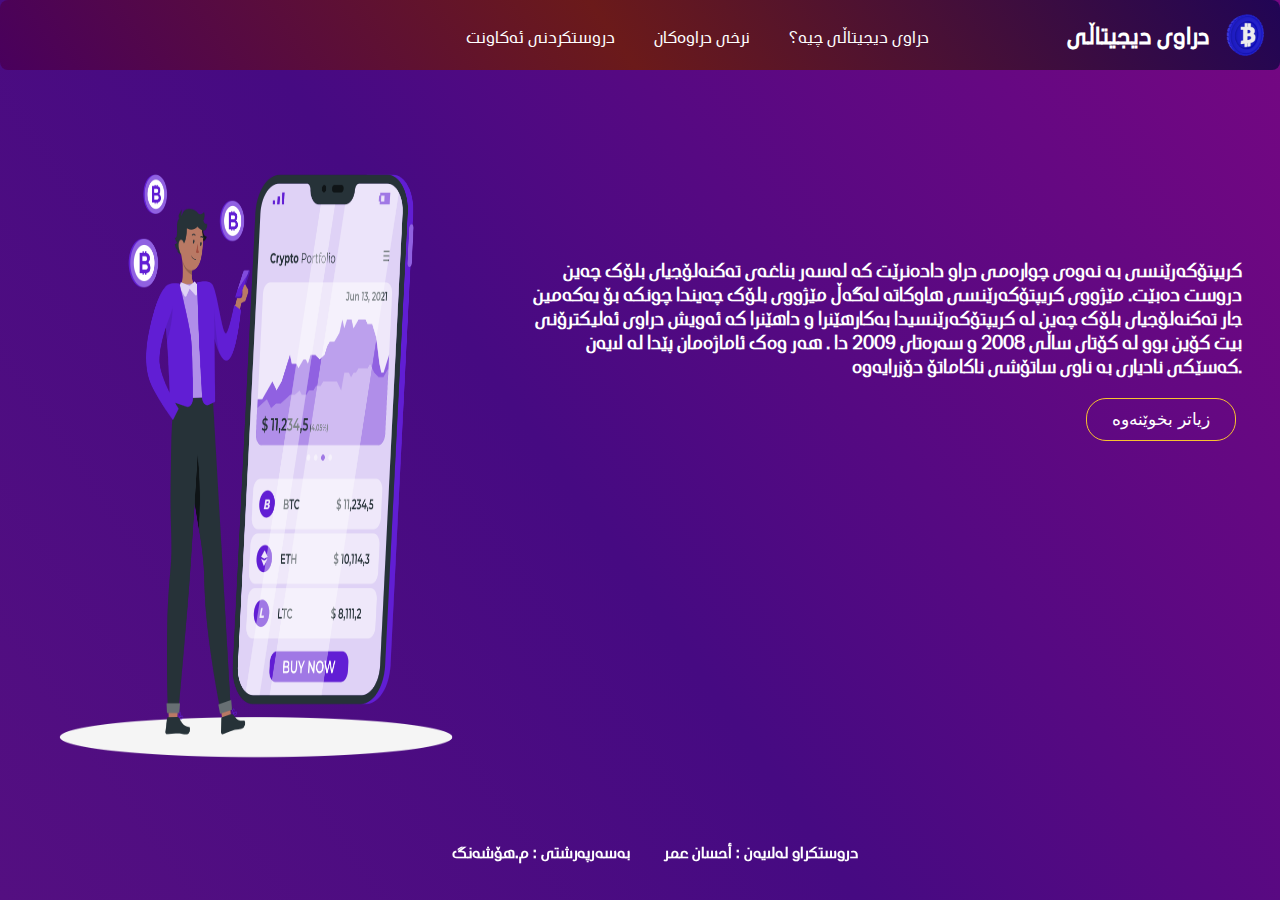
<file: index.html>
<html>
    <head>
        <title>ehsan</title>
        <link rel="stylesheet" href="sarata.css">
    </head>
    <body  >
        <nav class="navbar">
            <img src="./img/btc-gold.png" alt="">
            
            <div class="part">
                <h2>دراوی دیجیتاڵی</h2>
                <ul>
                   <li> <a href="more.Read.html">دراوی دیجیتاڵی چیە؟</a></li>
                    <li> <a href="nrx.html" >نرخی دراوەکان</a></li>
                    <li> <a href="form.html">دروستکردنی ئەکاونت </a></li>
            
                </ul>
            </div>
          </nav>
<div class="down" dir="rtl">
    
    <img src="./img/Crypto portfolio-rafiki.png" alt="">
          <h3> 
            کریپتۆکەرێنسی   بە  نەوەی  چوارەمی  دراو  دادەنرێت   کە  لەسەر  
            
            بناغەی   تەکنەلۆجیای   بلۆک چەین   دروست دەبێت. 
              مێژووی   کریپتۆکەرێنسی   هاوکاتە  لەگەڵ   مێژووی بلۆک چەیندا   چونکە  بۆ
              یەکەمین  جار  تەکنەلۆجیای  بلۆک چەین   لە  کریپتۆکەرێنسیدا  بەکارهێنرا  
            و  داهێنرا   کە  ئەویش  دراوی  ئەلیکترۆنی   بیت   کۆین  بوو  لە  کۆتای
              ساڵی  2008  و  سەرەتای 2009  دا . هەر  وەک ئاماژەمان   پێدا   لە   لایەن
               .کەسێکی    نادیاری   بە  ناوی  ساتۆشی   ناکاماتۆ  دۆزرایەوە</h3>
              <button style="background: none;border-style: none;"> <a  href="./more.Read.html">زیاتر بخوێنەوە</a></button>
        </div>  
        <footer align="center">
            <h4 >دروستکراو لەلایەن : أحسان عمر</h4>
            <h4>بەسەرپەرشتی : م.هۆشەنگ </h4>

        </footer>  
    </body>
</html>
</file>
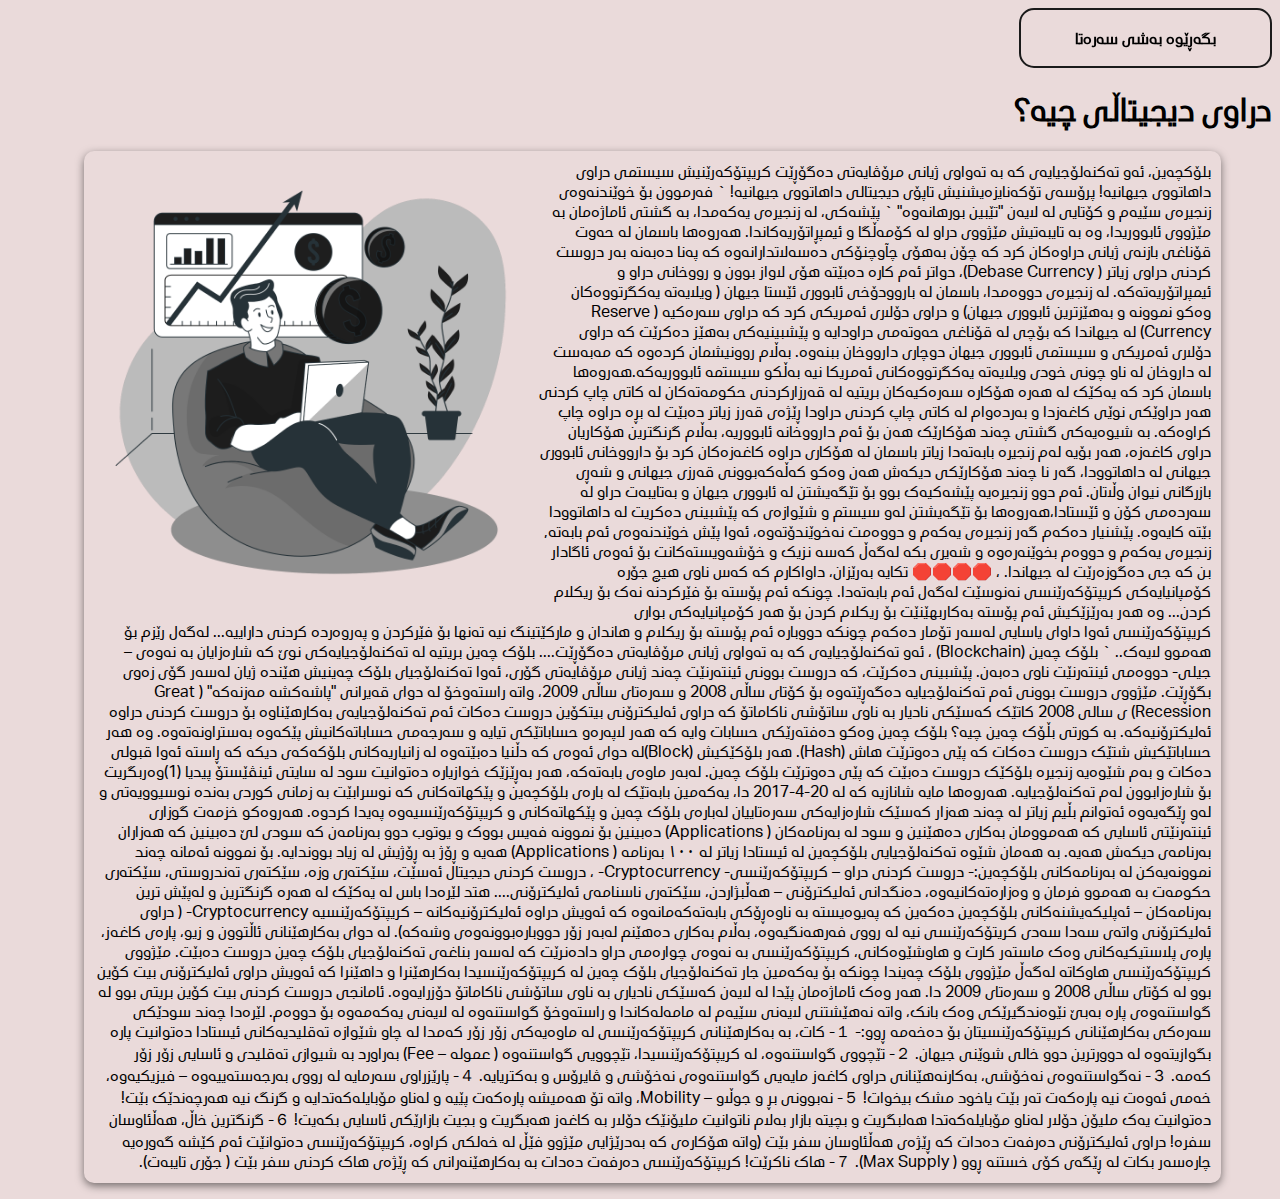
<file: more.Read.html>
<!DOCTYPE html>
<html>
    <head>
        <title>read</title>
        <link rel="stylesheet" href="moreRead.css">

    </head>
    <body>
        <button class="button-28" role="button"><a href="index.html">بگەڕێوە بەشی سەرەتا </a></button>
       
<h1>دراوی دیجیتاڵی چیە؟</h1>  
<div class="nus">
     <img src="./img/Revenue-bro.png"  alt="">
   
<p>بلۆکچەین، ئەو تەکنەلۆجیایەی کە بە تەواوی ژیانی مرۆڤایەتی دەگۆڕێت
    کریپتۆکەرێنیش سیستمی دراوی داهاتووی جیهانیە!
    پرۆسەی تۆکەنایزەیشنیش تاپۆی دیجیتالی داهاتووی جیهانیە!
    `
    فەرموون بۆ خوێندنەوەی زنجیرەی سێیەم و کۆتایی لە لایەن "تێبین بورهانەوە"
    `
    پێشەکی،
    لە زنجیرەی یەکەمدا، بە گشتی ئاماژەمان  بە مێژووی ئابووریدا، وە بە تایبەتیش مێژووی دراو لە کۆمەڵگا و ئیمپڕاتۆریەکاندا. هەروەها باسمان لە حەوت قۆناغی بازنەی ژیانی دراوەکان کرد کە چۆن بەهۆی چآوچنۆکی دەسەلاتدارانەوە کە پەنا دەبەنە بەر دروست کردنی دراوی زیاتر ( Debase Currency)، دواتر ئەم کارە دەبێتە هۆی لاواز بوون و رووخانی دراو و ئیمپراتۆریەتەکە.     لە زنجیرەی دووەمدا، باسمان لە باروودۆخی ئابووری ئێستا جیهان ( ویلایەتە یەکگرتووەکان وەکو نموونە و بەهێزترین ئابووری جیهان) و دراوی دۆلاری ئەمریکی کرد کە دراوی سەرەکیە ( Reserve Currency) لە جیهاندا کە بۆچی لە قۆناغی حەوتەمی دراودایە و پێشبینیەکی بەهێز دەکرێت کە دراوی دۆلاری ئەمریکی و سیستمی ئابووری جیهان دوچاری دارووخان ببنەوە. بەڵام روونیشمان کردەوە کە مەبەست لە داروخان لە ناو چونی خودی ویلایەتە یەکگرتووەکانی ئەمریکا نیە بەڵکو سیستمە ئابووریەکە.هەروەها باسمان کرد کە یەکێک لە هەرە هۆکارە سەرەکیەکان بریتیە لە قەرزارکردنی حکومەتەکان لە کاتی چاپ کردنی هەر دراوێکی نوێی کاغەزدا و بەردەوام لە کاتی چاپ کردنی دراودا ڕێژەی قەرز زیاتر دەبێت لە بڕە دراوە چاپ کراوەکە.              بە شیوەیەکی گشتی چەند هۆکارێک هەن بۆ ئەم دارووخانە ئابووریە، بەڵام گرنگترین هۆکاریان دراوی کاغەزە، هەر بۆیە لەم زنجیرە بابەتەدا زیاتر باسمان لە هۆکاری دراوە کاغەزەکان کرد بۆ دارووخانی ئابووری جیهانی لە داهاتوودا، گەر نا چەند هۆکارێکی دیکەش هەن وەکو کەڵەکەبوونی قەرزی جیهانی و شەڕی بازرگانی نیوان وڵاتان.
    ئەم دوو زنجیرەیە پێشەکیەک بوو بۆ تێگەیشتن لە ئابووری جیهان و بەتایبەت دراو لە سەردەمی کۆن و ئێستادا،هەروەها بۆ تێگەیشتن لەو سیستم و شێوازەی کە پێشبینی دەکریت لە داهاتوودا بێتە کایەوە. پێشنیار دەکەم گەر زنجیرەی یەکەم و دووەمت نەخوێندۆتەوە، ئەوا پێش خوێندنەوەی ئەم بابەتە, زنجیرەی یەکەم و دووەم بخوێنەرەوە و شەیری بکە لەگەڵ کەسە نزیک و خۆشەویستەکانت بۆ ئەوەی ئاگادار بن کە جی دەگوزەرێت لە جیهاندا.
    ،
    🛑🛑🛑🛑
    تکایە بەرێزان، داواکارم کە کەس ناوی ھیچ جۆرە کۆمپانیایەکی کریپتۆکەرێنسی نەنوسێت لەگەل ئەم بابەتەدا. چونکە ئەم پۆستە بۆ فێرکردنە نەک بۆ ریکلام کردن... وە ھەر بەرێزێکیش ئەم پۆستە بەکاربھێنێت بۆ ریکلام کردن بۆ ھەر کۆمپانیایەکی بواری کریپتۆکەرێنسی ئەوا داوای یاسایی لەسەر تۆمار دەکەم چونکە دووبارە ئەم پۆستە بۆ ریکلام و ھاندان و مارکێتینگ نیە تەنھا بۆ فێرکردن و پەروەردە کردنی داراییە... لەگەل رێزم بۆ ھەموو لایەک..
    `
    بلۆک چەین (Blockchain) ، ئەو تەکنەلۆجیایەی کە بە تەواوی ژیانی مرۆڤایەتی دەگۆڕێت....
    بلۆک چەین بریتیە لە تەکنەلۆجیایەکی نوێ کە شارەزایان بە نەوەی – جیلی- دووەمی ئینتەرنێت ناوی دەبەن. پێشبینی دەکرێت، کە دروست بوونی ئینتەرنێت چەند ژیانی مرۆڤایەتی گۆری، ئەوا تەکنەلۆجیای بلۆک چەینیش هێندە ژیان لەسەر گۆی زەوی بگۆڕێت. مێژووی دروست بوونی ئەم تەکنەلۆجیایە دەگەڕێتەوە بۆ کۆتای ساڵی 2008 و سەرەتای ساڵی 2009، واتە راستەوخۆ لە دوای قەیرانی "پاشەکشە مەزنەکە" ( Great Recession) ی سالی 2008 کاتێک کەسێکی نادیار بە ناوی ساتۆشی ناکاماتۆ کە دراوی ئەلیکترۆنی بیتکۆین دروست دەکات ئەم تەکنەلۆجیایەی بەکارهێناوە بۆ دروست کردنی دراوە ئەلیکترۆنیەکە.
    بە کورتی بڵۆک چەین چیە؟
    بلۆک چەین وەکو دەفتەرێکی حسابات وایە کە هەر لاپەرەو حساباتێکی تیایە و سەرجەمی حساباتەکانیش پێکەوە بەستراونەتەوە. وە هەر حساباتێکیش شتێک دروست دەکات کە پێی دەوترێت هاش (Hash). هەر بلۆکێکیش  (Block)لە دوای ئەوەی کە دڵنیا دەبێتەوە لە زانیاریەکانی بلۆکەکەی دیکە کە ڕاستە ئەوا قبولی دەکات و بەم شێوەیە زنجیرە بلۆکێک دروست دەبێت کە پێی دەوترێت بلۆک چەین.
    لەبەر ماوەی بابەتەکە، هەر بەڕێزێک خوازیارە دەتوانیت سود لە سایتی ئینڤێستۆ پیدیا (1)وەربگریت بۆ شارەزابوون لەم تەکنەلۆجیایە.
    هەروەها مایە شانازیە کە لە 20-4-2017 دا، یەکەمین بابەتێک لە بارەی بلۆکچەین و پێکهاتەکانی کە نوسرابێت بە زمانی کوردی بەندە نوسیوویەتی و لەو ڕێگەیەوە ئەتوانم بڵیم زیاتر لە چەند هەزار کەسێک شارەزایەکی سەرەتاییان لەبارەی بلۆک چەین و پێکهاتەکانی و کریپتۆکەرێنسیەوە پەیدا کردوە.
    هەروەکو خزمەت گوزاری ئینتەرنێتی ئاسایی کە هەموومان بەکاری دەهێنین و سود لە بەرنامەکان ( Applications) دەبینین بۆ نموونە فەیس بووک و یوتوب دوو بەرنامەن کە سودی لێ دەبینین کە هەزاران بەرنامەی دیکەش هەیە. بە هەمان شێوە تەکنەلۆجیایی بلۆکچەین لە ئیستادا زیاتر لە ١٠٠ بەرنامە ( Applications) هەیە و ڕۆژ بە ڕۆژیش لە زیاد بووندایە. بۆ نموونە ئەمانە چەند نموونەیەکن لە بەرنامەکانی بلۆکچەین:-
    دروست کردنی دراو – کریپتۆکەرێنسی- Cryptocurrency- ، دروست کردنی دیجیتال ئەسێت، سێکتەری وزە، سێکتەری تەندروستی، سێکتەری حکومەت بە هەموو فرمان و وەزارەتەکانیەوە، دەنگدانی ئەلیکترۆنی – هەڵبژاردن، سێکتەری ناسنامەی ئەلیکترۆنی.... هتد
    لێرەدا باس لە یەکێک لە هەرە گرنگترین و لەپێش ترین بەرنامەکان – ئەپلیکەیشنەکانی بلۆکچەین دەکەین کە پەیوەیستە بە ناوەڕۆکی بابەتەکەمانەوە کە ئەویش دراوە ئەلیکترۆنیەکانە – کریپتۆکەرێنسیە Cryptocurrency-  ( دراوی ئەلیکترۆنی واتەی سەدا سەدی کریتۆکەرێنسی نیە لە رووی فەرهەنگیەوە، بەڵام بەکاری دەهێنم لەبەر زۆر دووبارەبوونەوەی وشەکە).
    لە دوای بەکارهێنانی ئاڵتوون و زیو، پارەی کاغەز، پارەی پلاستیکیەکانی وەک ماستەر کارت و هاوشێوەکانی، کریپتۆکەرێنسی بە نەوەی چوارەمی دراو دادەنرێت کە لەسەر بناغەی تەکنەلۆجیای بلۆک چەین دروست دەبێت. مێژووی کریپتۆکەرێنسی هاوکاتە لەگەڵ مێژووی بلۆک چەیندا چونکە بۆ یەکەمین جار تەکنەلۆجیای بلۆک چەین لە کریپتۆکەرێنسیدا بەکارهێنرا و داهێنرا کە ئەویش دراوی ئەلیکترۆنی بیت کۆین بوو لە کۆتای ساڵی 2008 و سەرەتای 2009 دا. هەر وەک ئاماژەمان پێدا لە لایەن کەسێکی نادیاری بە ناوی ساتۆشی ناکاماتۆ دۆزرایەوە. ئامانجی دروست کردنی بیت کۆین بریتی بوو لە گواستنەوەی پارە بەبێ نێوەندگیرێکی وەک بانک، واتە نە‌هێشتنی لایەنی سێیەم لە مامەلەکاندا و راستەوخۆ گواستنەوە لە لایەنی یەکەمەوە بۆ دووەم.
    لێرەدا چەند سودێکی سەرەکی بەکارهێنانی کریپتۆکەرێنسیتان بۆ دەخەمە ڕوو:-
    １-  کات، بە بەکارهێنانی کریپتۆکەرێنسی لە ماوەیەکی زۆر زۆر کەمدا لە چاو شێوازە تەقلیدیەکانی ئیستادا دەتوانیت پارە بگوازیتەوە لە دوورترین دوو خالی شوێنی جیهان.
    ２-  تێچووی گواستنەوە، لە کریپتۆکەرێنسیدا، تێچوویی گواستنەوە ( عمولە – Fee) بەراورد بە شیوازی تەقلیدی و ئاسایی زۆر زۆر کەمە.
    ３-  نەگواستنەوەی نەخۆشی، بەکارنەهێنانی دراوی کاغەز مایەیی گواستنەوەی نەخۆشی و ڤایرۆس و بەکتریایە.
    ４-  پارێزراوی سەرمایە لە رووی بەرجەستەییەوە – فیزیکیەوە، خەمی ئەوەت نیە پارەکەت تەر بێت یاخود مشک بیخوات!
    ５-  نەبوونی بڕ و جوڵاو – Mobility، واتە تۆ هەمیشە پارەکەت پێیە و لەناو مۆبایلەکەتدایە و گرنگ نیە هەرچەندێک بێت! دەتوانیت یەک ملیۆن دۆلار لەناو مۆبایلەکەتدا هەلبگریت و بچیتە بازار بەلام ناتوانیت ملیۆنێک دۆلار بە کاغەز هەبگریت و بجیت بازارێکی ئاسایی بکەیت!
    ６-  گرنگترین خاڵ، هەڵئاوسان سفرە! دراوی ئەلیکترۆنی دەرفەت دەدات کە ڕێژەی هەڵئاوسان سفر بێت (واتە هۆکارەی کە بەدرێژایی مێژوو فێڵ لە خەلکی کراوە، کریپتۆکەرێنسی دەتوانێت ئەم کێشە گەورەیە چارەسەر بکات لە ڕێگەی کۆی خستنە ڕوو ( Max Supply).
    ７-  هاک ناکرێت! کریپتۆکەرێنسی دەرفەت دەدات بە بەکارهێنەرانی کە ڕێژەی هاک کردنی سفر بێت ( جۆری تایبەت).</p>
</div>
    </body>
</html>
</file>
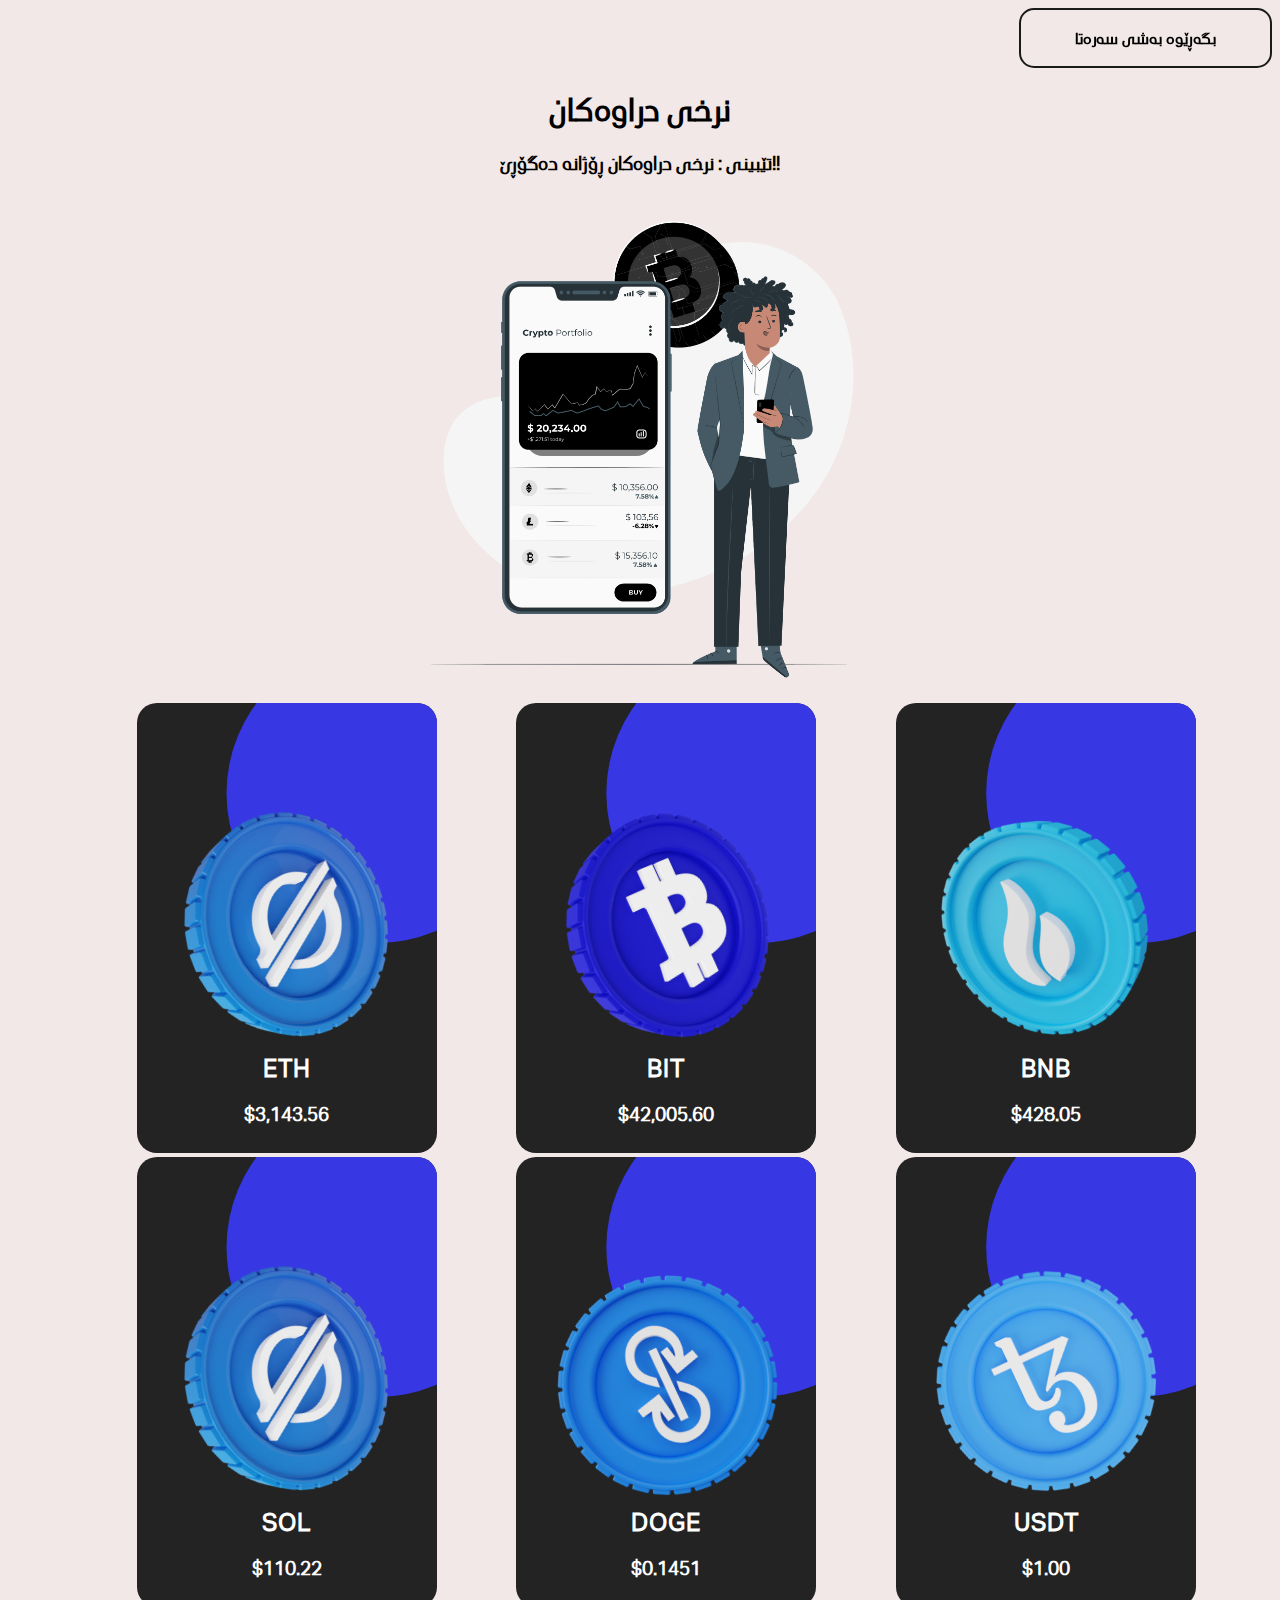
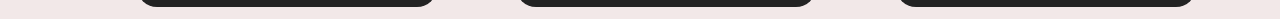
<file: nrx.html>
<!DOCTYPE html>
<html>
    <head>
<title>nrx</title>
<link rel="stylesheet" href="nrx.css">
    </head>
    <body>
        <button class="button-28" role="button"><a href="index.html">بگەڕێوە بەشی سەرەتا </a></button>
        <div class="head">
        <h1>نرخی دراوەکان</h1>
        <h3>!!تێبینی : نرخی دراوەکان ڕۆژانە دەگۆڕێ</h3>
        <img src="./img/Crypto portfolio-pana.png" alt="">
    </div>
    <div class="container">  
        <div class="card">  
         <div class="imgBx">  
          <img src="./img/huobi (1).png">  
         </div>  
         <div class="contentBx">  
          <h2>BNB</h2>  
          <H3>$428.05</H3> 
          <a href="#">Buy Now</a>  
         </div>  
        </div>  
       </div> 
       <!----------------------------------------------------------------------<!-->
        <div class="container">  
            <div class="card">  
             <div class="imgBx">  
              <img src="./img/bit.png">  
             </div>  
             <div class="contentBx">  
              <h2>BIT</h2> 
              <h3>$42,005.60</h3>  
              <a href="#">Buy Now</a>  
             </div>  
            </div>  
           </div>
       <!----------------------------------------------------------------------<!-->
        <div class="container">  
            <div class="card">  
             <div class="imgBx">  
              <img src="./img/stellar.png">  
             </div>  
             <div class="contentBx">  
              <h2>ETH</h2>
              <h3>$3,143.56</h3>   
              <a href="#">Buy Now</a>  
             </div>  
            </div>  
           </div>
       <!----------------------------------------------------------------------<!-->
        <div class="container">  
            <div class="card">  
             <div class="imgBx">  
              <img src="./img/tezos.png">  
             </div>  
             <div class="contentBx">  
              <h2>USDT</h2> 
              <H3>$1.00</H3>  
              <a href="#">Buy Now</a>  
             </div>  
            </div>  
           </div>
       <!----------------------------------------------------------------------<!-->
        <div class="container">  
            <div class="card">  
             <div class="imgBx">  
              <img src="./img/yearn.png">  
             </div>  
             <div class="contentBx">  
              <h2>DOGE</h2>   
              <H3>$0.1451</H3>
              <a href="#">Buy Now</a>  
             </div>  
            </div>  
           </div>
       <!----------------------------------------------------------------------<!-->
        <div class="container">  
            <div class="card">  
             <div class="imgBx">  
              <img src="./img/stellar.png">  
             </div>  
             <div class="contentBx">  
              <h2>SOL</h2>  
              <H3>$110.22</H3> 
              <a href="#">Buy Now</a>  
             </div>  
            </div>  
           </div>
    </body>
</html>
</file>
<file: sarata.css>
@font-face {
    font-family:'font' ;
    src: url('fonts/font.ttf');
}
body{
      color: white;
      background: rgb(117,7,130);
      background: linear-gradient(235deg, rgba(117,7,130,1) 0%, rgba(70,10,130,1) 55%, rgba(84,15,129,1) 100%);
  font-family: font;}
  nav {
    background: rgb(33,5,85);
background: linear-gradient(235deg, rgba(33,5,85,1) 0%, rgba(107,26,26,1) 52%, rgba(73,0,93,1) 100%);
      border-radius: 8px;
      display: flex;
      flex-direction: row-reverse;
      position: fixed; /* Set the navbar to fixed position */
  top: 0; /* Position the navbar at the top of the page */
  width: 100%;
  left: 0;

  }
  nav img{
      width: 50px;
      height: 50px;
      display: flex;
      flex-direction: row-reverse;
     margin-top: 10px;
     padding-left: 10px;
     padding-right: 10px;
  }
  li {
    display: inline;
    margin-right: 5px;
    padding-left: 30px;
}
 a:hover{
    color: goldenrod;
}
a{
    text-decoration: none;
    font-size: 17px;
    color: white;
}

 ul{
    position:fixed;
    right: 50px;
    top: 10px;
    display: block;
    cursor: pointer;
    list-style-type:none;
    margin-right:20% ;
direction: rtl;
}
ul  img{
    display: inline;
    width: 35px;
    height: 35px;
    margin-right: 5px;
    padding-left: 30px;
    
}
.down img{
    width: 40%;
    height: 100%;
    float: left;
}
.down h3{
    padding-top: 250px;
    padding-right:30px ;
     
}
.down a{
    color: rgb(255, 255, 255);
    display: inline-block;
    margin-right: 30px;
    padding: 10px 25px;
    border: 1px solid rgb(248, 195, 47);
    border-radius: 20px;
    font-weight: 500;
    cursor: pointer;
    text-decoration: none;
    text-transform: uppercase;
    transition: 0.7s;
    
}
.down a:hover{
    padding: 10px 35px;
}
footer{
 
position: fixed;
  left: 0;
  bottom: 7px;
  width: 100%;
  height: 8%;
  direction: rtl;

}
footer h4{
    display: inline-block ;
  text-align: center;
  padding-left: 30px;
}
</file>
<file: moreRead.css>
@font-face {
    font-family:'font' ;
    src: url('fonts/font.ttf');
}
body{
    background-color: rgb(234, 218, 218);
    direction: rtl;
    font-family: font;
}
.nus{
    box-shadow: rgba(0, 0, 0, 0.50) 0px 3px 8px;
    width: 90%;
    border-radius: 10px;
  margin-right: 4%;
}
.nus p{
  padding: 10px;
}
img{
    width: 40%;
    height: 70%;
    display: inline;
    float: left;
}
/* CSS */
.button-28 {
    appearance: none;
    background-color: transparent;
    border: 2px solid #1A1A1A;
    border-radius: 15px;
    box-sizing: border-box;
    color: #3B3B3B;
    cursor: pointer;
    display: inline-block;
    font-family: font;
    font-size: 16px;
    font-weight: 600;
    line-height: normal;
    margin: 0;
    min-height: 60px;
    min-width: 0;
    outline: none;
    padding: 16px 24px;
    text-align: center;
    text-decoration: none;
    transition: all 300ms cubic-bezier(.23, 1, 0.32, 1);
    user-select: none;
    -webkit-user-select: none;
    touch-action: manipulation;
    width: 20%;
    will-change: transform;
  }
  
  .button-28:disabled {
    pointer-events: none;
  }
  a{
    text-decoration: none;
   color: black;
}
a:hover{
    color: #fff;
}
  .button-28:hover {
    color: #fff;
    background-color: #1A1A1A;
    box-shadow: rgba(0, 0, 0, 0.25) 0 8px 15px;
    transform: translateY(-2px);
  }
  
  .button-28:active {
    box-shadow: none;
    transform: translateY(0);
  }
</file>
<file: nrx.css>
@font-face {
    font-family:'font' ;
    src: url('fonts/font.ttf');
}
body{
    background-color: rgb(242, 232, 232);
    direction: rtl;
    font-family: font;
}
.button-28 a{
    text-decoration: none;
   color: black;
}
.button-28 a:hover{
    color: #fff;
}
.head img{
    width: 40%;
    height: 50%;
}
.head {
    text-align: center;
}
.container{   
    position: relative;  
    display: inline-block;
    margin-right: 6%;
    
   }  
   .container .card{  
    position: relative;  
    width: 300px;  
    height: 450px;  
    background: #232323;  
    border-radius: 20px;  
    overflow: hidden;  
    cursor: pointer;
   }  
   .container .card:before{  
    content: '';  
    position: absolute;  
    top: 0;  
    left: 0;  
    width: 100%;  
    height: 100%;  
    background: #3737e4;  
    clip-path: circle(150px at 80% 20%);  
    transition: 0.5s ease-in-out;  
   }  
   .container .card:hover:before{  
    clip-path: circle(300px at 80% -20%);  
   }  
  
   .container .card .imgBx{  
    position: absolute;  
    top: 50%;  
    transform: translateY(-50%);  
    z-index: 10000;  
    width: 100%;  
    height: 220px;  
    transition: 0.5s;  
   }  
   .container .card:hover .imgBx{  
    top: 0%;  
    transform: translateY(0%);  
   }  
   .container .card .imgBx img{  
    position: absolute;  
    top: 50%;  
    left: 50%;  
    transform: translate(-50%, -50%) rotate(-25deg);  
    width: 270px;  
   }  
   .container .card .contentBx{  
    position: absolute;  
    bottom: 0;  
    width: 100%;  
    height: 100px;  
    text-align: center;  
    transition: 1s;  
    z-index: 10;  
   }  
   .container .card:hover .contentBx{  
    height: 210px;  
   }  
   .container .card .contentBx h2{  
    position: relative;  
    font-weight: 600;  
    letter-spacing: 1px;  
    color: #fff;  
    margin: 0;  
   }  
   .container .card .contentBx a{  
    display: inline-block;  
    padding: 10px 20px;  
    background: #fff;  
    border-radius: 4px;  
    margin-top: 10px;  
    text-decoration: none;  
    font-weight: 600;  
    color: #111;  
    opacity: 0;  
    transform: translateY(50px);  
    transition: 0.4s;  
    margin-top: 0;  
   }  
   .container .card:hover .contentBx a{  
    opacity: 1;  
    transform: translateY(0px);  
    transition-delay: 0.75s;  
   }  
   .container h3{
       color: #fff;
   }
   /* CSS */
.button-28 {
    appearance: none;
    background-color: transparent;
    border: 2px solid #1A1A1A;
    border-radius: 15px;
    box-sizing: border-box;
    color: #3B3B3B;
    cursor: pointer;
    display: inline-block;
    font-family: font;
    font-size: 16px;
    font-weight: 600;
    line-height: normal;
    margin: 0;
    min-height: 60px;
    min-width: 0;
    outline: none;
    padding: 16px 24px;
    text-align: center;
    text-decoration: none;
    transition: all 300ms cubic-bezier(.23, 1, 0.32, 1);
    user-select: none;
    -webkit-user-select: none;
    touch-action: manipulation;
    width: 20%;
    will-change: transform;
  }
  
  .button-28:disabled {
    pointer-events: none;
  }
  
  .button-28:hover {
    color: #fff;
    background-color: #1A1A1A;
    box-shadow: rgba(0, 0, 0, 0.25) 0 8px 15px;
    transform: translateY(-2px);
  }
  
  .button-28:active {
    box-shadow: none;
    transform: translateY(0);
  }
</file>
